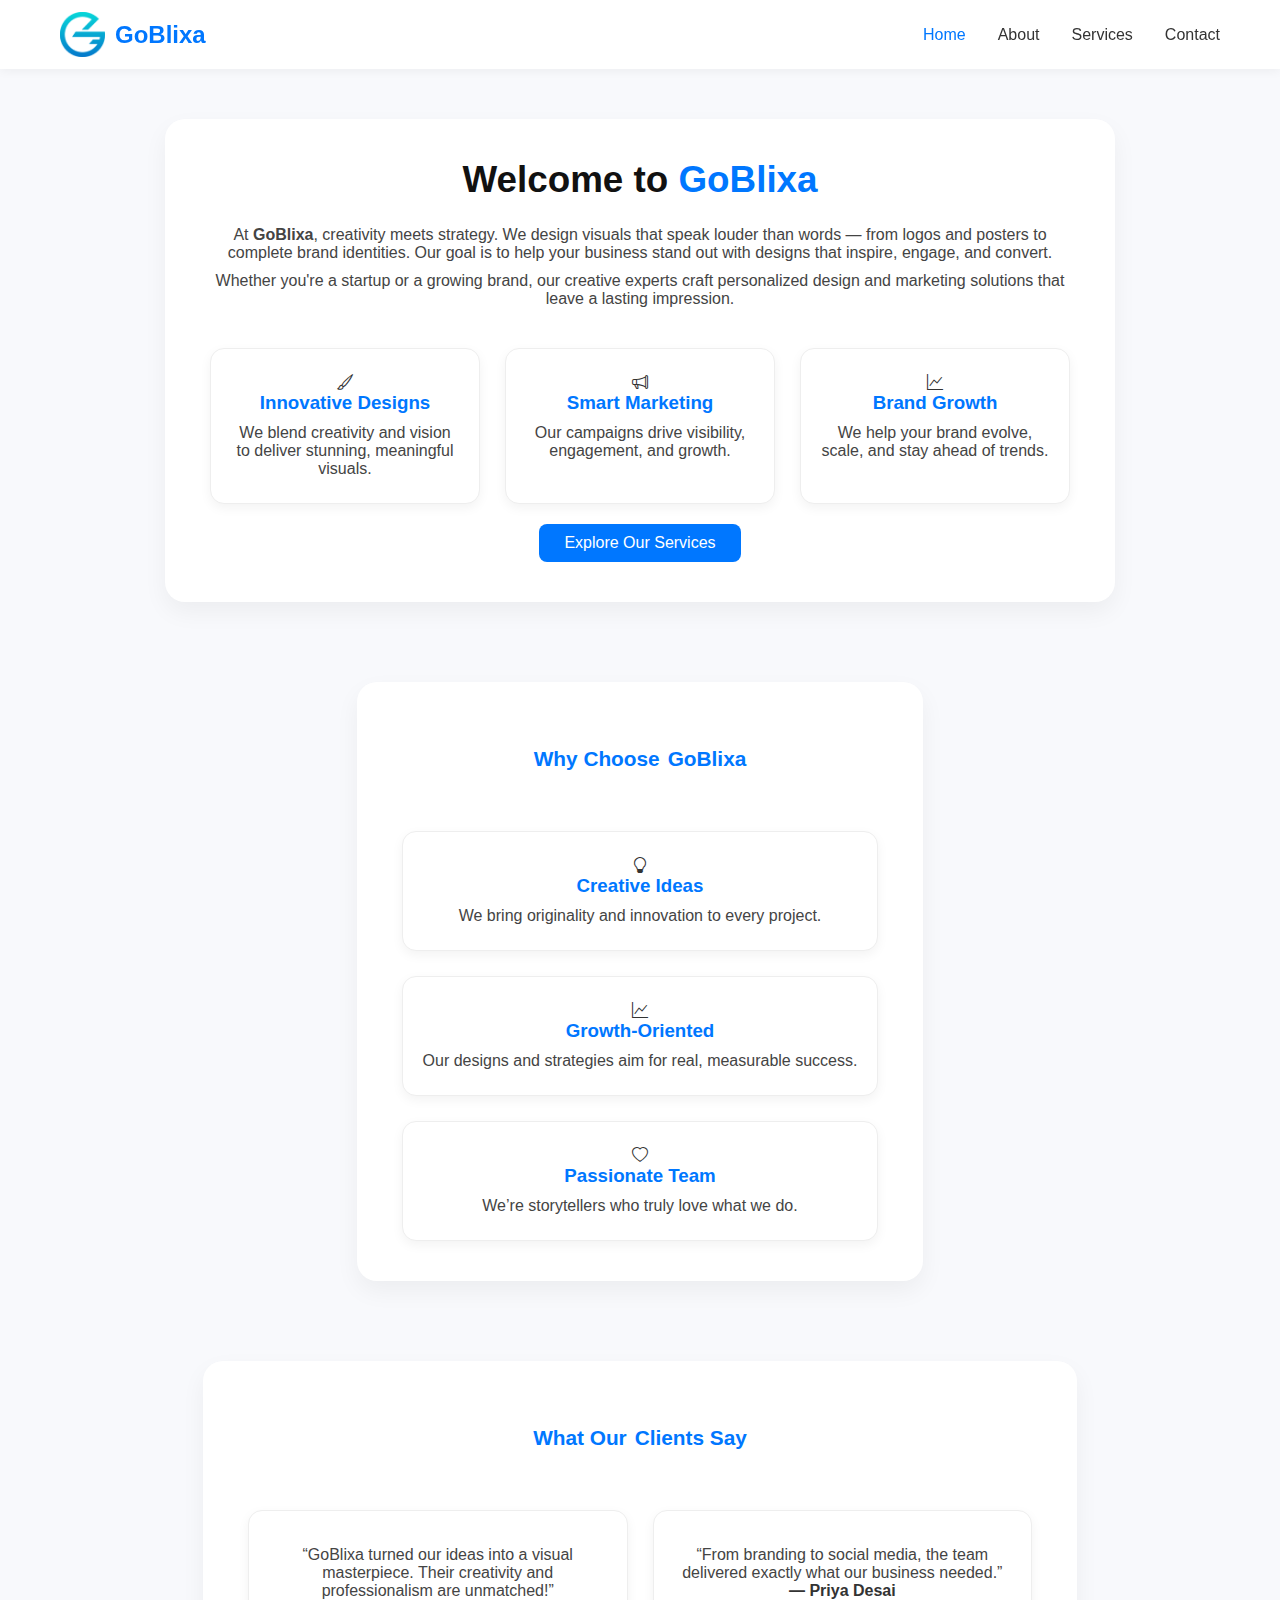
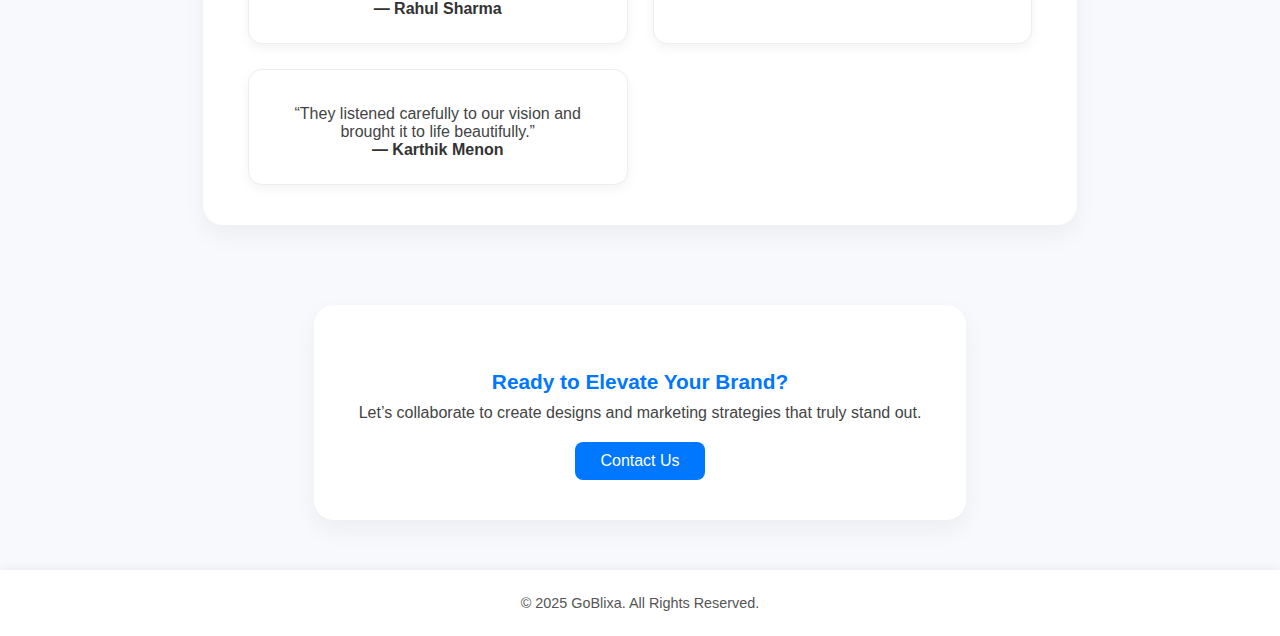
<file: Index.html>
<!DOCTYPE html>
<html lang="en">
<head>
  <meta charset="UTF-8" />
  <meta name="viewport" content="width=device-width, initial-scale=1.0" />
  <title>GoBlixa | Home</title>
  <link rel="stylesheet" href="style.css" />
  <link rel="stylesheet"
    href="https://cdn.jsdelivr.net/npm/bootstrap-icons@1.11.3/font/bootstrap-icons.min.css" />
</head>
<body>
  <!-- ===== Header ===== -->
  <header>
    <nav>
      <div class="logo">
        <img src="GoBlixa.png" alt="logo" />
        GoBlixa
      </div>

      <button class="menu-toggle" id="menuToggle">
        <i class="bi bi-list"></i>
      </button>

      <ul id="navLinks">
        <li><a href="index.html" class="active">Home</a></li>
        <li><a href="about.html">About</a></li>
        <li><a href="services.html">Services</a></li>
        <li><a href="contact.html">Contact</a></li>
      </ul>
    </nav>
  </header>

  <!-- ===== Home Section ===== -->
  <section class="section">
    <div class="glass-box">
      <h1>Welcome to <span>GoBlixa</span></h1>
      <p>
        At <strong>GoBlixa</strong>, creativity meets strategy.  
        We design visuals that speak louder than words — from logos and posters  
        to complete brand identities.  
        Our goal is to help your business stand out with designs that inspire, engage, and convert.
      </p>
      <p>
        Whether you're a startup or a growing brand, our creative experts craft personalized  
        design and marketing solutions that leave a lasting impression.
      </p>

      <!-- Feature Boxes -->
      <div class="home-boxes">
        <div class="home-card">
          <i class="bi bi-brush"></i>
          <h3>Innovative Designs</h3>
          <p>We blend creativity and vision to deliver stunning, meaningful visuals.</p>
        </div>
        <div class="home-card">
          <i class="bi bi-megaphone"></i>
          <h3>Smart Marketing</h3>
          <p>Our campaigns drive visibility, engagement, and growth.</p>
        </div>
        <div class="home-card">
          <i class="bi bi-graph-up"></i>
          <h3>Brand Growth</h3>
          <p>We help your brand evolve, scale, and stay ahead of trends.</p>
        </div>
      </div>

      <a href="services.html" class="cta-button">Explore Our Services</a>
    </div>
  </section>

  <!-- ===== Why Choose & Testimonials ===== -->
  <section class="section">
    <div class="glass-box">
      <h2>Why Choose <span>GoBlixa</span></h2>
      <div class="info-boxes">
        <div class="info-box">
          <i class="bi bi-lightbulb"></i>
          <h3>Creative Ideas</h3>
          <p>We bring originality and innovation to every project.</p>
        </div>
        <div class="info-box">
          <i class="bi bi-graph-up"></i>
          <h3>Growth-Oriented</h3>
          <p>Our designs and strategies aim for real, measurable success.</p>
        </div>
        <div class="info-box">
          <i class="bi bi-heart"></i>
          <h3>Passionate Team</h3>
          <p>We’re storytellers who truly love what we do.</p>
        </div>
      </div>
    </div>
  </section>

  <section class="section">
    <div class="glass-box">
      <h2>What Our <span>Clients Say</span></h2>
      <div class="info-boxes">
        <div class="info-box">
          <p>“GoBlixa turned our ideas into a visual masterpiece. Their creativity and professionalism are unmatched!”</p>
          <h4>— Rahul Sharma</h4>
        </div>
        <div class="info-box">
          <p>“From branding to social media, the team delivered exactly what our business needed.”</p>
          <h4>— Priya Desai</h4>
        </div>
        <div class="info-box">
          <p>“They listened carefully to our vision and brought it to life beautifully.”</p>
          <h4>— Karthik Menon</h4>
        </div>
      </div>
    </div>
  </section>

  <!-- ===== Contact CTA ===== -->
  <section class="section">
    <div class="glass-box">
      <h2>Ready to Elevate Your Brand?</h2>
      <p>Let’s collaborate to create designs and marketing strategies that truly stand out.</p>
      <a href="contact.html" class="cta-button">Contact Us</a>
    </div>
  </section>

  <!-- ===== Footer ===== -->
  <footer>
    <p>© 2025 GoBlixa. All Rights Reserved.</p>
  </footer>

  <script>
    const toggle = document.getElementById('menuToggle');
    const nav = document.getElementById('navLinks');
    toggle.addEventListener('click', () => {
      nav.classList.toggle('active');
      toggle.classList.toggle('active');
    });
  </script>
</body>
</html>
</file>
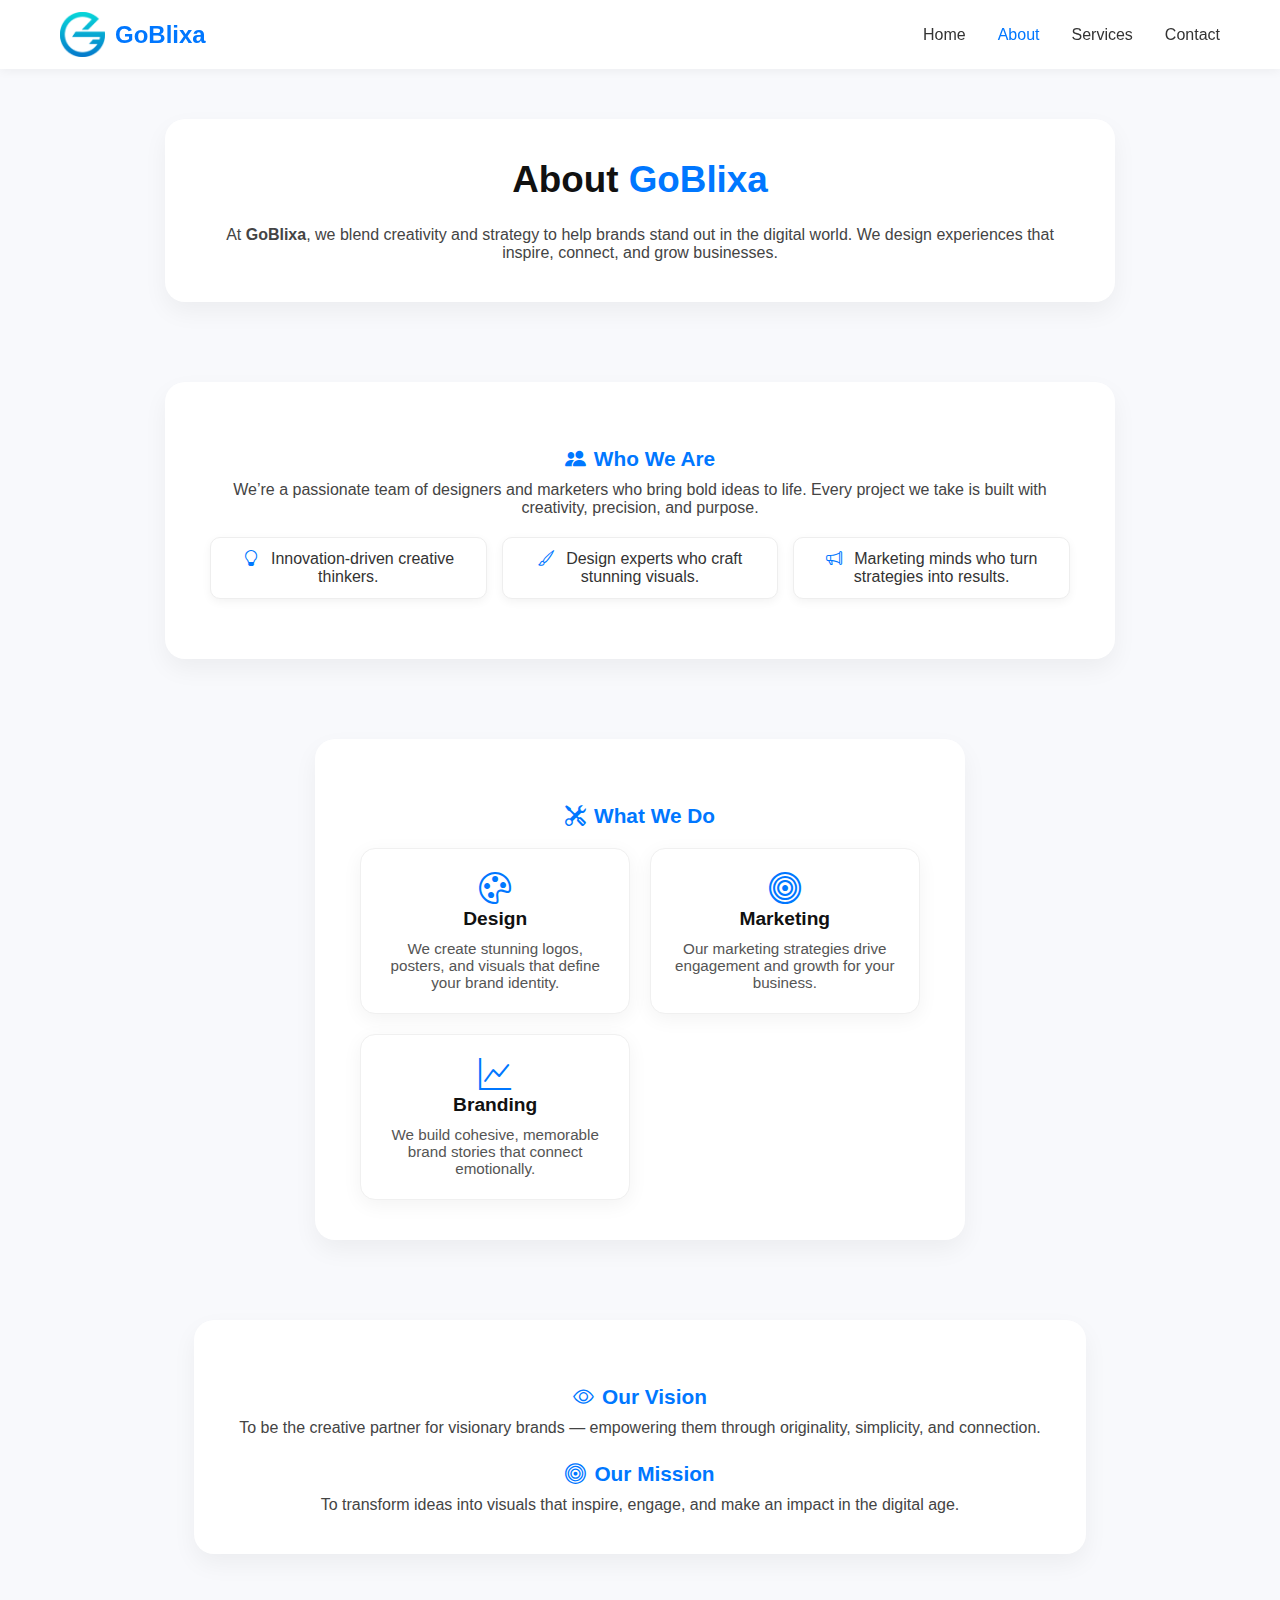
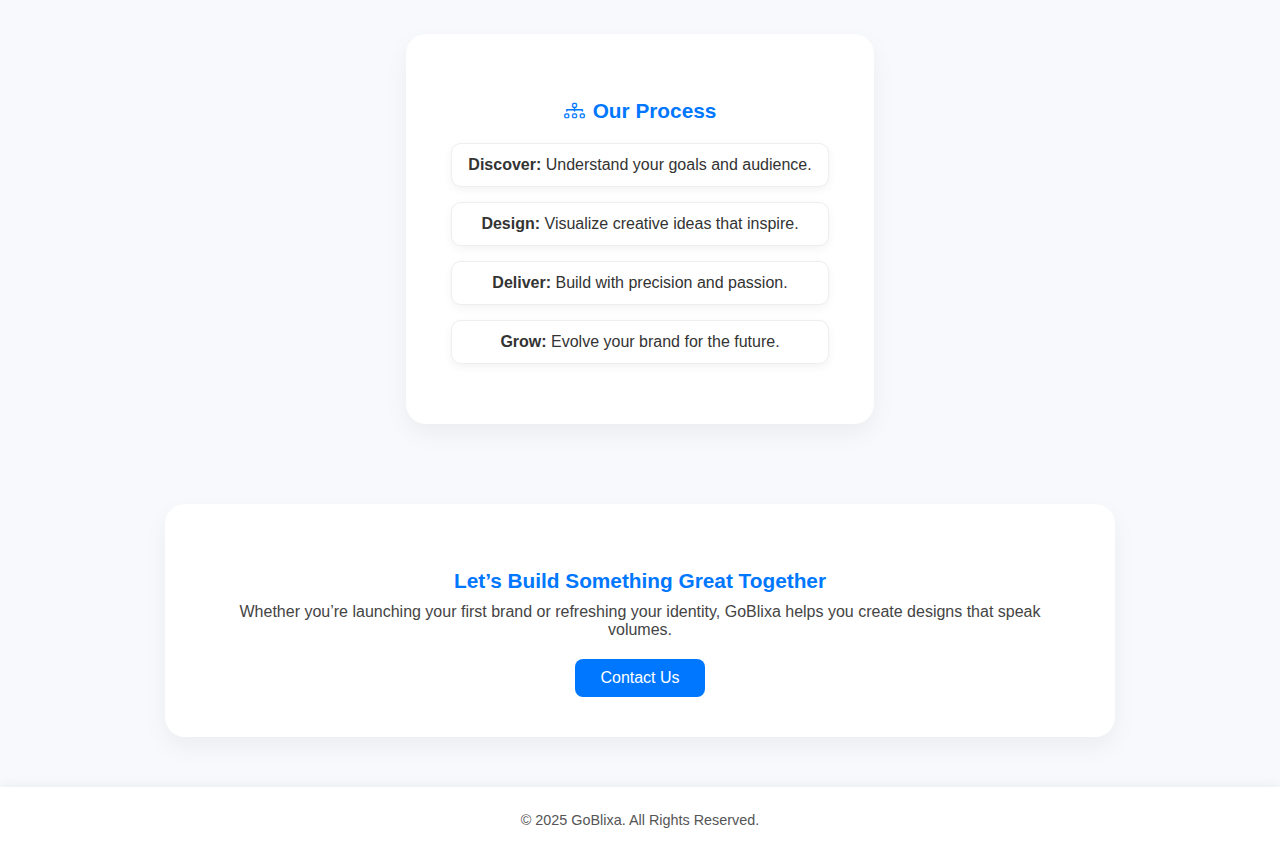
<file: About.html>
<!DOCTYPE html>
<html lang="en">
<head>
  <meta charset="UTF-8" />
  <meta name="viewport" content="width=device-width, initial-scale=1.0" />
  <title>About | GoBlixa</title>
  <link rel="stylesheet" href="style.css" />
  <link
    rel="stylesheet"
    href="https://cdn.jsdelivr.net/npm/bootstrap-icons@1.11.3/font/bootstrap-icons.min.css"
  />
</head>
<body>
  <!-- ===== Header ===== -->
  <header>
    <nav class="nav-container">
      <div class="logo">
        <img src="GoBlixa.png" alt="logo" width="45" height="45" />
        GoBlixa
      </div>

      <button class="menu-toggle" id="menuToggle">
        <i class="bi bi-list"></i>
      </button>

      <ul class="nav-links" id="navLinks">
        <li><a href="index.html">Home</a></li>
        <li><a href="about.html" class="active">About</a></li>
        <li><a href="services.html">Services</a></li>
        <li><a href="contact.html">Contact</a></li>
      </ul>
    </nav>
  </header>

  <!-- ===== About Section ===== -->
  <section class="section">
    <div class="glass-box">
      <h1>About <span>GoBlixa</span></h1>
      <p>
        At <strong>GoBlixa</strong>, we blend creativity and strategy to help brands
        stand out in the digital world. We design experiences that inspire, connect,
        and grow businesses.
      </p>
    </div>
  </section>

  <!-- ===== Who We Are ===== -->
  <section class="section">
    <div class="glass-box">
      <h2><i class="bi bi-people-fill"></i> Who We Are</h2>
      <p>
        We’re a passionate team of designers and marketers who bring bold ideas to life.
        Every project we take is built with creativity, precision, and purpose.
      </p>
      <ul class="about-list">
        <li><i class="bi bi-lightbulb"></i> Innovation-driven creative thinkers.</li>
        <li><i class="bi bi-brush"></i> Design experts who craft stunning visuals.</li>
        <li><i class="bi bi-megaphone"></i> Marketing minds who turn strategies into results.</li>
      </ul>
    </div>
  </section>

  <!-- ===== What We Do ===== -->
  <section class="section">
    <div class="glass-box">
      <h2><i class="bi bi-tools"></i> What We Do</h2>
      <div class="about-grid">
        <div class="about-card">
          <i class="bi bi-palette"></i>
          <h3>Design</h3>
          <p>We create stunning logos, posters, and visuals that define your brand identity.</p>
        </div>
        <div class="about-card">
          <i class="bi bi-bullseye"></i>
          <h3>Marketing</h3>
          <p>Our marketing strategies drive engagement and growth for your business.</p>
        </div>
        <div class="about-card">
          <i class="bi bi-graph-up"></i>
          <h3>Branding</h3>
          <p>We build cohesive, memorable brand stories that connect emotionally.</p>
        </div>
      </div>
    </div>
  </section>

  <!-- ===== Vision & Mission ===== -->
  <section class="section">
    <div class="glass-box">
      <h2><i class="bi bi-eye"></i> Our Vision</h2>
      <p>
        To be the creative partner for visionary brands — empowering them through originality, 
        simplicity, and connection.
      </p>

      <h2><i class="bi bi-bullseye"></i> Our Mission</h2>
      <p>
        To transform ideas into visuals that inspire, engage, and make an impact in the digital age.
      </p>
    </div>
  </section>

  <!-- ===== Our Process ===== -->
  <section class="section">
    <div class="glass-box">
      <h2><i class="bi bi-diagram-3"></i> Our Process</h2>
      <ul class="about-list">
        <li><strong>Discover:</strong> Understand your goals and audience.</li>
        <li><strong>Design:</strong> Visualize creative ideas that inspire.</li>
        <li><strong>Deliver:</strong> Build with precision and passion.</li>
        <li><strong>Grow:</strong> Evolve your brand for the future.</li>
      </ul>
    </div>
  </section>

  <!-- ===== CTA Section ===== -->
  <section class="section">
    <div class="glass-box">
      <h2>Let’s Build Something Great Together</h2>
      <p>
        Whether you’re launching your first brand or refreshing your identity,
        GoBlixa helps you create designs that speak volumes.
      </p>
      <a href="contact.html" class="cta-button">Contact Us</a>
    </div>
  </section>

  <!-- ===== Footer ===== -->
  <footer>
    <p>© 2025 GoBlixa. All Rights Reserved.</p>
  </footer>

  <script>
    const toggle = document.getElementById("menuToggle");
    const nav = document.getElementById("navLinks");
    toggle.addEventListener("click", () => {
      nav.classList.toggle("active");
      toggle.classList.toggle("active");
    });
  </script>
</body>
</html>
</file>
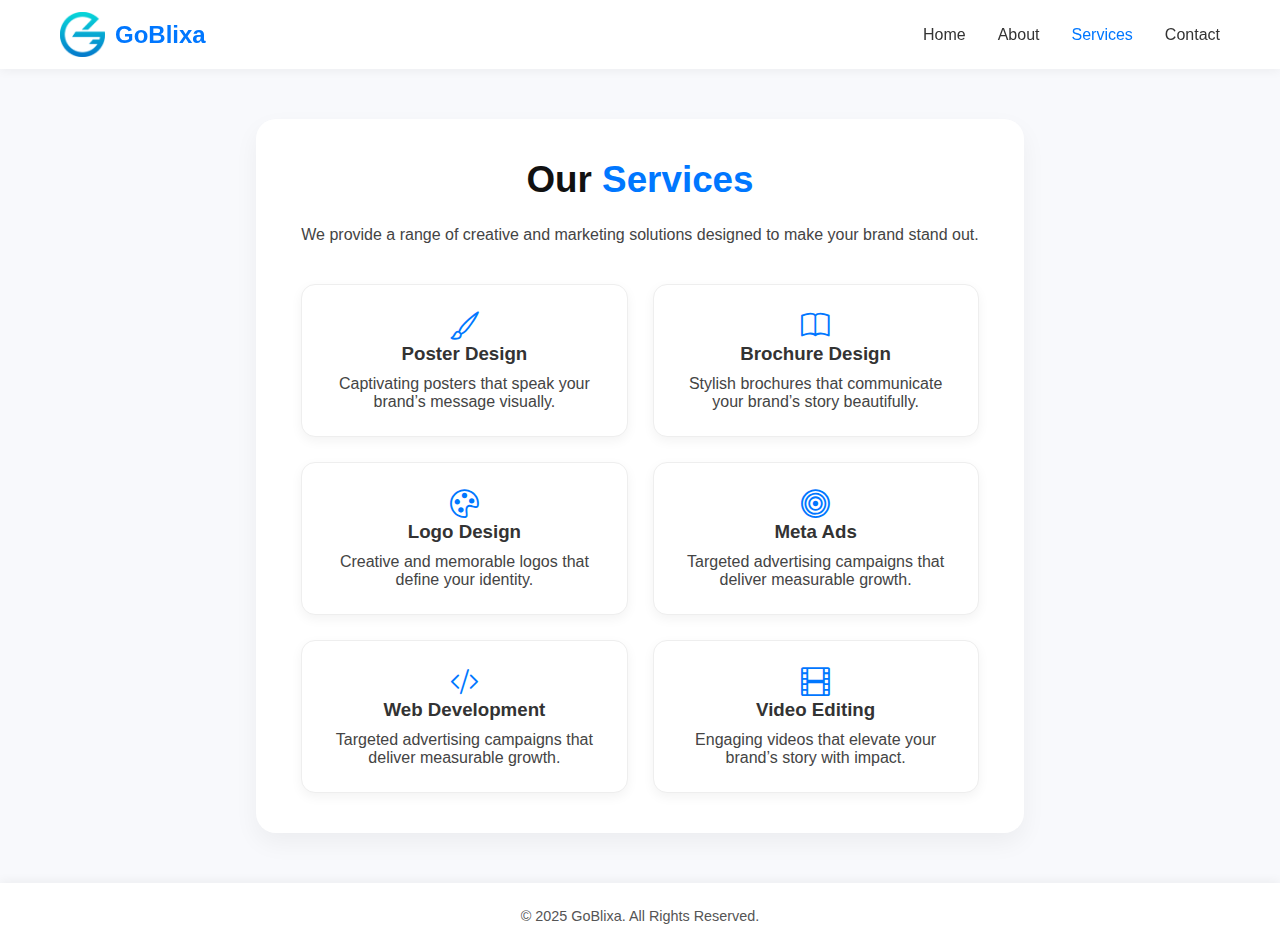
<file: Services.html>
<!DOCTYPE html>
<html lang="en">
<head>
  <meta charset="UTF-8">
  <meta name="viewport" content="width=device-width, initial-scale=1.0">
  <title>Services | GoBlixa</title>
  <link rel="stylesheet" href="style.css">
  <link rel="stylesheet" href="https://cdn.jsdelivr.net/npm/bootstrap-icons@1.10.5/font/bootstrap-icons.css">
</head>
<body>
  <header>
    <nav>
      <div class="logo">
        <img src="GoBlixa.png" alt="logo" width="50" height="50">
        GoBlixa
      </div>
  
      <button class="menu-toggle" id="menu-toggle">
        <i class="bi bi-list"></i>
      </button>
  
      <ul id="nav-links">
        <li><a href="index.html">Home</a></li>
        <li><a href="about.html">About</a></li>
        <li><a href="services.html" class="active">Services</a></li>
        <li><a href="contact.html">Contact</a></li>
      </ul>
    </nav>
  </header>
  

  <section class="section">
    <div class="glass-box">
      <h1>Our <span>Services</span></h1>
      <p>We provide a range of creative and marketing solutions designed to make your brand stand out.</p>

      <div class="services-grid">
        <div class="service-card"><i class="bi bi-brush"></i><h3>Poster Design</h3><p>Captivating posters that speak your brand’s message visually.</p></div>
        <div class="service-card"><i class="bi bi-book"></i><h3>Brochure Design</h3><p>Stylish brochures that communicate your brand’s story beautifully.</p></div>
        <div class="service-card"><i class="bi bi-palette"></i><h3>Logo Design</h3><p>Creative and memorable logos that define your identity.</p></div>
        <div class="service-card"><i class="bi bi-bullseye"></i><h3>Meta Ads</h3><p>Targeted advertising campaigns that deliver measurable growth.</p></div>
	<div class="service-card"><i class="bi bi-code-slash"></i><h3>Web Development</h3><p>Targeted advertising campaigns that deliver measurable growth.</p></div>
        <div class="service-card"><i class="bi bi-film"></i><h3>Video Editing</h3><p>Engaging videos that elevate your brand’s story with impact.</p></div>
      </div>
    </div>
  </section>

  <footer>
    <p>© 2025 GoBlixa. All Rights Reserved.</p>
  </footer>






  <script>
    const toggle = document.getElementById("menu-toggle");
    const navLinks = document.getElementById("nav-links");
    toggle.addEventListener("click", () => {
      navLinks.classList.toggle("active");
      toggle.classList.toggle("active");
    });
  </script>





</body>
</html>
</file>
<file: style.css>
/* =========================
   RESET & BASE STYLES
========================= */
* {
  margin: 0;
  padding: 0;
  box-sizing: border-box;
}

body {
  font-family: "Poppins", sans-serif;
  background: #f8f9fc;
  color: #333;
  overflow-x: hidden;
}

/* =========================
   NAVBAR
========================= */
header {
  background: #fff;
  box-shadow: 0 2px 10px rgba(0,0,0,0.05);
  position: sticky;
  top: 0;
  z-index: 1000;
}

nav {
  max-width: 1200px;
  margin: 0 auto;
  padding: 12px 20px;
  display: flex;
  justify-content: space-between;
  align-items: center;
}

.logo {
  display: flex;
  align-items: center;
  gap: 10px;
  font-weight: 700;
  font-size: 1.5rem;
  color: #0077ff;
}

.logo img {
  width: 45px;
  height: 45px;
  border-radius: 6px;
}

nav ul {
  list-style: none;
  display: flex;
  gap: 32px;
}

nav ul li a {
  text-decoration: none;
  color: #333;
  font-weight: 500;
  transition: 0.3s;
}

nav ul li a:hover,
nav ul li a.active {
  color: #0077ff;
}

.menu-toggle {
  display: none;
  font-size: 1.8rem;
  background: none;
  border: none;
  color: #333;
  cursor: pointer;
}

/* MOBILE MENU */
@media (max-width: 991px) {
  nav ul {
    position: absolute;
    top: 70px;
    right: 15px;
    flex-direction: column;
    align-items: flex-start;
    width: 230px;
    background: #fff;
    border-radius: 14px;
    box-shadow: 0 8px 30px rgba(0, 0, 0, 0.1);
    overflow: hidden;
    transform: translateY(-20px);
    opacity: 0;
    visibility: hidden;
    transition: all 0.3s ease;
  }

  nav ul.active {
    transform: translateY(0);
    opacity: 1;
    visibility: visible;
  }

  nav ul li {
    width: 100%;
  }

  nav ul li a {
    display: block;
    padding: 12px 20px;
    width: 100%;
  }

  nav ul li a:hover {
    background: #f0f6ff;
    color: #0077ff;
  }

  .menu-toggle {
    display: block;
  }
}

/* =========================
   SECTIONS
========================= */
.section {
  display: flex;
  justify-content: center;
  align-items: center;
  padding: 80px 20px;
}

.glass-box {
  background: #fff;
  border-radius: 20px;
  box-shadow: 0 10px 30px rgba(0,0,0,0.06);
  padding: 50px 60px;
  max-width: 950px;
  text-align: center;
}

.glass-box h1 {
  font-size: 2.5rem;
  margin-bottom: 40px;
  color: #111;
}

.glass-box h1 span {
  color: #0077ff;
}

.glass-box p {
  color: #444;
  margin-top: 10px;
}

/* =========================
   HOME PAGE (Boxes)
========================= */
.home-boxes {
  margin-top: 40px;
  display: grid;
  grid-template-columns: repeat(auto-fit, minmax(250px, 1fr));
  gap: 25px;
}

.home-card {
  background: #fff;
  border-radius: 14px;
  padding: 25px 20px;
  border: 1px solid #eee;
  box-shadow: 0 4px 12px rgba(0,0,0,0.05);
  transition: 0.3s;
}

.home-card:hover {
  transform: translateY(-6px);
  border-color: #0077ff;
  box-shadow: 0 10px 25px rgba(0,119,255,0.15);
}

.home-card h3 {
  color: #0077ff;
  margin-bottom: 8px;
}

.home-card p {
  color: #444;
}

/* =========================
   WHY CHOOSE / CLIENT BOXES
========================= */
.info-boxes {
  margin-top: 60px;
  display: grid;
  grid-template-columns: repeat(auto-fit, minmax(280px, 1fr));
  gap: 25px;
}

.info-box {
  background: #fff;
  border-radius: 14px;
  padding: 25px 20px;
  border: 1px solid #eee;
  box-shadow: 0 4px 12px rgba(0,0,0,0.05);
  transition: all 0.3s ease;
}

.info-box:hover {
  transform: translateY(-6px);
  border-color: #0077ff;
  box-shadow: 0 10px 25px rgba(0,119,255,0.15);
}

.info-box h3 {
  color: #0077ff;
  margin-bottom: 8px;
}

/* =========================
   SERVICES PAGE
========================= */
.services-grid {
  display: grid;
  grid-template-columns: repeat(auto-fit, minmax(250px, 1fr));
  gap: 25px;
  margin-top: 40px;
}

.service-card {
  background: #fff;
  border-radius: 14px;
  padding: 25px 20px;
  border: 1px solid #eee;
  box-shadow: 0 4px 12px rgba(0,0,0,0.05);
  transition: all 0.3s ease;
}

.service-card:hover {
  transform: translateY(-6px);
  border-color: #0077ff;
  box-shadow: 0 10px 25px rgba(0,119,255,0.15);
}

.service-card i {
  font-size: 1.8rem;
  color: #0077ff;
  margin-bottom: 10px;
}

/* =========================
   CONTACT FORM
========================= */
.contact-form {
  display: flex;
  flex-direction: column;
  gap: 15px;
  max-width: 600px;
  margin: 0 auto 30px;
}

.contact-form input,
.contact-form textarea {
  padding: 12px 15px;
  border-radius: 10px;
  border: 1px solid #ddd;
  font-size: 1rem;
  width: 100%;
  transition: 0.3s;
}

.contact-form input:focus,
.contact-form textarea:focus {
  border-color: #0077ff;
  box-shadow: 0 0 6px rgba(0,119,255,0.2);
  outline: none;
}

.contact-form button {
  background: #0077ff;
  color: #fff;
  padding: 12px 18px;
  border: none;
  border-radius: 10px;
  font-size: 1rem;
  font-weight: 600;
  cursor: pointer;
  transition: 0.3s;
}

.contact-form button:hover {
  background: #005fd1;
}

.contact-info {
  margin-top: 30px;
  color: #444;
}

.contact-info i {
  color: #0077ff;
  margin-right: 8px;
}

/* =========================
   FOOTER
========================= */
footer {
  text-align: center;
  padding: 25px 0;
  background: #fff;
  color: #555;
  font-size: 0.9rem;
  box-shadow: 0 -2px 10px rgba(0,0,0,0.05);
}

/* =========================
   RESPONSIVE FIX
========================= */
@media (max-width: 600px) {
  .glass-box {
    padding: 40px 25px;
  }
}




/* ===== ABOUT PAGE FIX ===== */
.about-grid {
  display: grid;
  grid-template-columns: repeat(auto-fit, minmax(250px, 1fr));
  gap: 25px;
  margin-top: 25px;
}

.about-card {
  background: #fff;
  border-radius: 15px;
  box-shadow: 0 8px 25px rgba(0, 0, 0, 0.05);
  padding: 25px 20px;
  transition: 0.3s ease;
  border: 1px solid #f0f0f0;
}

.about-card:hover {
  transform: translateY(-6px);
  box-shadow: 0 12px 30px rgba(0, 119, 255, 0.15);
  border-color: #0077ff;
}

.about-card i {
  font-size: 2rem;
  color: #0077ff;
  margin-bottom: 10px;
}

.about-card h3 {
  font-size: 1.2rem;
  color: #111;
  margin-bottom: 8px;
}

.about-card p {
  color: #555;
  font-size: 0.95rem;
}

.about-list li {
  background: #fff;
  padding: 12px 18px;
  border-radius: 10px;
  box-shadow: 0 3px 10px rgba(0, 0, 0, 0.05);
  border: 1px solid #eee;
  transition: 0.3s ease;
}

.about-list li:hover {
  transform: translateY(-4px);
  box-shadow: 0 8px 20px rgba(0, 119, 255, 0.1);
  border-color: #0077ff;
}

.about-list i {
  color: #0077ff;
  margin-right: 8px;
}







/* ===== GLOBAL SECTION SPACING ===== */
.section {
  display: flex;
  justify-content: center;
  align-items: center;
  padding: 50px 20px; /* reduced from 70px */
  margin: 0; /* remove extra space between sections */
}

/* Reduce space between consecutive sections */
.section + .section {
  padding-top: 30px; /* tighter stacking */
}

/* ===== GLASS BOX ===== */
.glass-box {
  background: #fff;
  border-radius: 20px;
  box-shadow: 0 10px 25px rgba(0, 0, 0, 0.05);
  padding: 40px 45px; /* slightly smaller padding inside */
  max-width: 950px;
  text-align: center;
}

.glass-box h1 {
  font-size: 2.3rem;
  margin-bottom: 25px; /* reduced */
  color: #111;
}

.glass-box h2 {
  margin-top: 25px; /* reduced */
  font-size: 1.3rem;
  color: #0077ff;
  display: flex;
  justify-content: center;
  align-items: center;
  gap: 8px;
}

/* ===== ABOUT GRID & CARDS ===== */
.about-grid {
  display: grid;
  grid-template-columns: repeat(auto-fit, minmax(250px, 1fr));
  gap: 20px; /* reduced */
  margin-top: 20px;
}

.about-card {
  background: #fff;
  border-radius: 15px;
  box-shadow: 0 5px 20px rgba(0, 0, 0, 0.05);
  padding: 22px 18px;
  border: 1px solid #f0f0f0;
  transition: 0.3s ease;
}

.about-card:hover {
  transform: translateY(-4px);
  box-shadow: 0 10px 25px rgba(0, 119, 255, 0.15);
}

/* ===== ABOUT LIST ===== */
.about-list {
  list-style: none;
  margin: 20px 0;
  display: grid;
  grid-template-columns: repeat(auto-fit, minmax(250px, 1fr));
  gap: 15px; /* reduced */
}

.about-list li {
  background: #fff;
  padding: 12px 16px;
  border-radius: 10px;
  box-shadow: 0 3px 10px rgba(0, 0, 0, 0.05);
  border: 1px solid #eee;
  transition: 0.3s ease;
}

.about-list li:hover {
  transform: translateY(-3px);
  box-shadow: 0 6px 18px rgba(0, 119, 255, 0.1);
  border-color: #0077ff;
}

/* ===== CTA BUTTON ===== */
.cta-button {
  display: inline-block;
  margin-top: 20px; /* reduced */
  background: #0077ff;
  color: #fff;
  padding: 10px 25px;
  border-radius: 8px;
  text-decoration: none;
  font-weight: 500;
  transition: background 0.3s;
}

.cta-button:hover {
  background: #005fd1;
}
</file>
